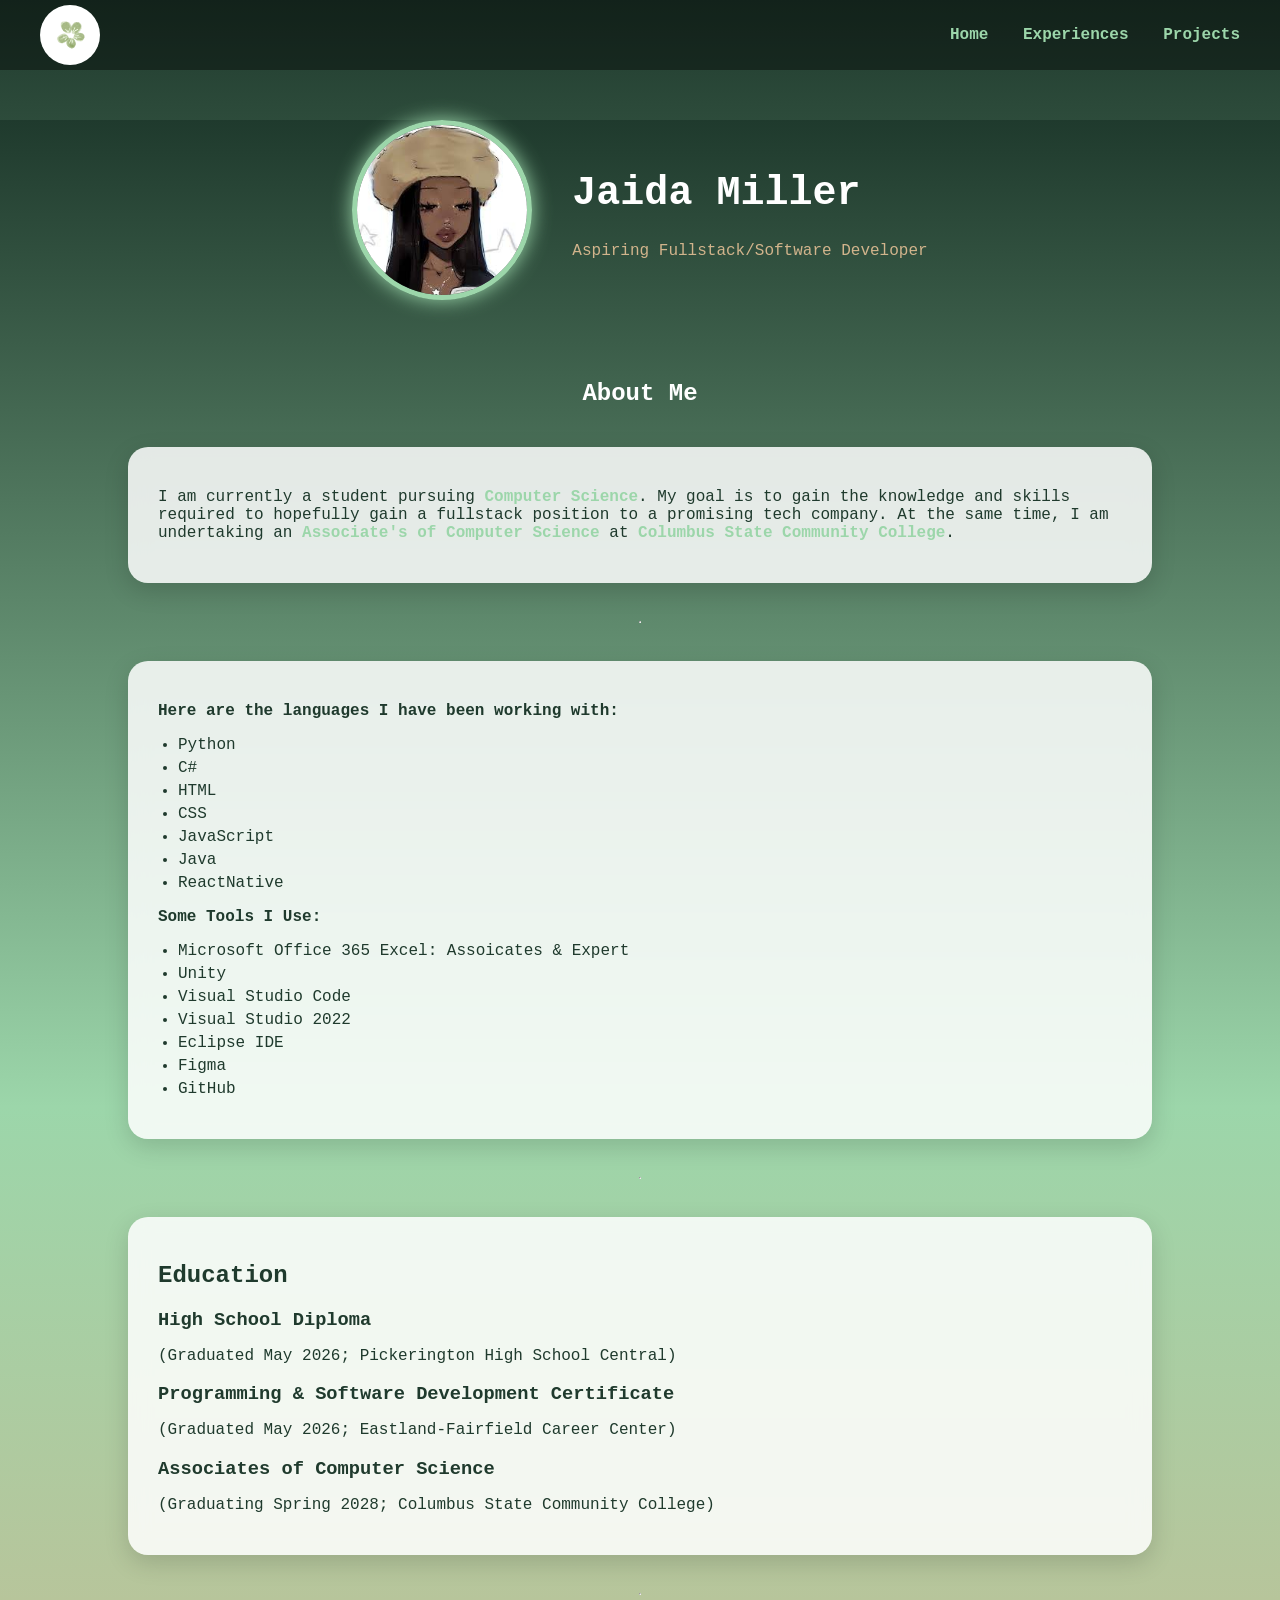
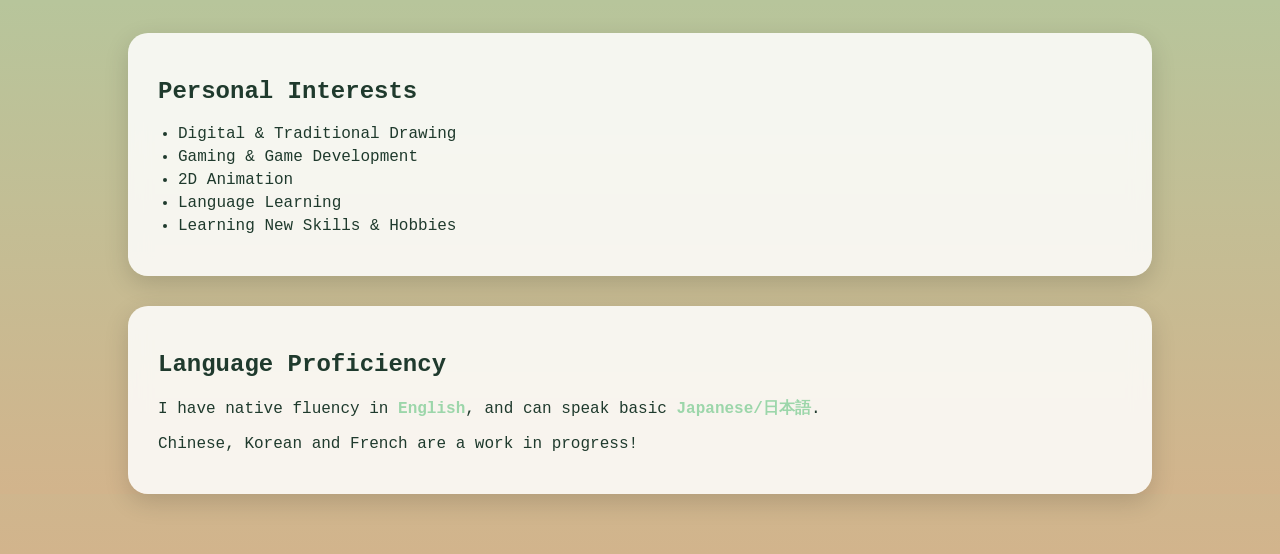
<file: HTML/about.html>
<!DOCTYPE html>
<html lang="en">
<head>
    <meta charset="UTF-8">
    <link rel="icon" href="/res/greenstar.png" />
    <meta name="viewport" content="width=device-width, initial-scale=1.0">
    <title>【About Me】</title>


    <link rel="stylesheet" href="/CSS/about.css">

</head>
<body>

    <div class="About_Container">



       <nav>
            <div class="logo-container">
                <div class="logo-icon">
                <img src="/res/Adobe Express - file (2).png" alt="Logo Flower">
                </div>
                <div class="logo-menu">
                <button class="logo-menu-btn btn2" onclick="window.location.href='/HTML/commissions.html'">
                    Commissions
                </button>
                <button class="logo-menu-btn btn2" onclick="window.location.href='/HTML/services.html'">
                    Services
                </button>
                <!-- <button class="logo-menu-btn btn3">Testimonys</button> -->
                </div>
            </div>

            <div class="nav-links">
                <a href="/index.html">Home</a>
                <a href="/HTML/experience.html">Experiences</a>
                <a href="/HTML/projects.html">Projects</a>
            </div>
        </nav>

        <div class="AboutHero">
            <img src="/res/ProfilePlaceholder.jpg" class="profile-img">
            <div class="hero-text">
                 <h1>Jaida Miller</h1>
                 <p>Aspiring Fullstack/Software Developer</p>
            </div>
           
        </div>
        
        <div class="AboutMe_Content">

            <h2 class="section-title">About Me</h2>

            <div class="About_Card">
                <p>I am currently a student pursuing <span>Computer Science</span>. 
                My goal is to gain the knowledge and skills required to hopefully gain a fullstack position to a promising tech company. 
                At the same time, I am undertaking an <span>Associate's of Computer Science</span>
                at <span>Columbus State Community College</span>.
                </p>
            </div>

            <hr>

            <div class="About_Card">
                <p><strong>Here are the languages I have been working with: </strong></p>

                <ul>
                    <li>Python</li>
                    <li>C#</li>
                    <li>HTML</li>
                    <li>CSS</li>
                    <li>JavaScript</li>
                    <li>Java</li>
                    <li>ReactNative</li>
                </ul>

                <p><strong>Some Tools I Use:</strong></p>

                <ul>
                    <li>Microsoft Office 365 Excel: Assoicates & Expert</li>
                    <li>Unity</li>
                    <li>Visual Studio Code</li>
                    <li>Visual Studio 2022</li>
                    <li>Eclipse IDE</li>
                    <li>Figma</li>
                    <li>GitHub</li>
                </ul>
            </div>

            <hr>

            <div class="About_Card">
                <h2>Education</h2>

                <h3>High School Diploma</h3>
                <p>(Graduated May 2026; Pickerington High School Central)</p>

                <h3>Programming & Software Development Certificate</h3>
                <p>(Graduated May 2026; Eastland-Fairfield Career Center)</p>

                <h3>Associates of Computer Science</h3>
                <p>(Graduating Spring 2028; Columbus State Community College)</p>
            </div>
            
            <hr>

            <div class="About_Card">
                <h2>Personal Interests</h2>
                <ul>
                    <li>Digital & Traditional Drawing</li>
                    <li>Gaming & Game Development</li>
                    <li>2D Animation</li>
                    <li>Language Learning</li>
                    <li>Learning New Skills & Hobbies</li>
                </ul>
            </div>

            <div class="About_Card">
                <h2>Language Proficiency</h2>
                <p>I have native fluency in <span>English</span>, and can speak basic <span>Japanese/日本語</span>.</p>
                <p>Chinese, Korean and French are a work in progress!</p>
            </div>


        </div>

    </div>





    <script src="/JS/index.js"></script>
</body>
</html>
</file>
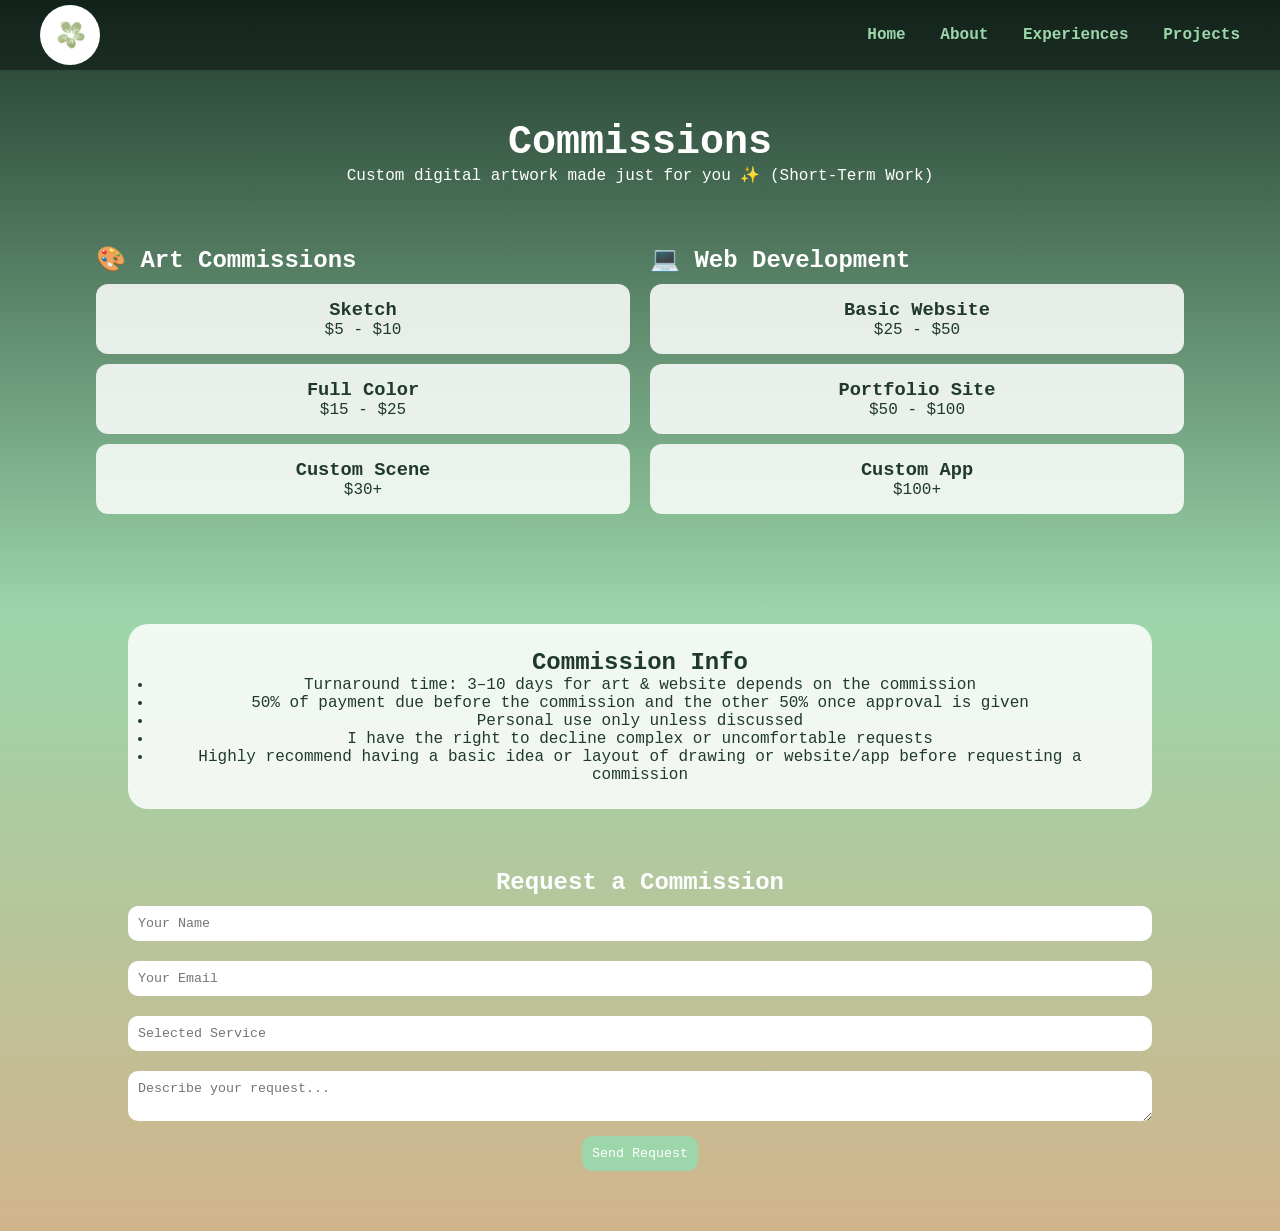
<file: HTML/commissions.html>
<!DOCTYPE html>
<html lang="en">
<head>
    <meta charset="UTF-8">
    <link rel="icon" href="/res/greenstar.png" />
    <meta name="viewport" content="width=device-width, initial-scale=1.0">
    <title>Commissions</title>

    <link rel="stylesheet" href="/CSS/commissions.css">
    <link rel="stylesheet" href="/CSS/styles.css">
</head>

<body>

<!-- NAV -->
<nav>
    <div class="logo-container">
        <div class="logo-icon">
            <img src="/res/Adobe Express - file (2).png" alt="Logo">
        </div>

        <div class="logo-menu">
                <button class="logo-menu-btn btn2" onclick="window.location.href='/HTML/commissions.html'">
                    Commissions
                </button>
                <button class="logo-menu-btn btn2" onclick="window.location.href='/HTML/services.html'">
                    Services
                </button>
            <!-- <button class="logo-menu-btn btn3">Testimonys</button> -->
        </div>
    </div>

    <div class="nav-links">
        <a href="/index.html">Home</a>
        <a href="/HTML/about.html">About</a>
        <a href="/HTML/experience.html">Experiences</a>
        <a href="/HTML/projects.html">Projects</a>
    </div>
</nav>

<!-- HERO -->
<section class="commission-hero">
    <h1>Commissions</h1>
    <p>Custom digital artwork made just for you ✨  (Short-Term Work)</p>
</section>

<!-- <section class="gallery">
    <h2>My Work</h2>

    <div class="gallery-grid">
        <div class="gallery-item">Artwork 1</div>
        <div class="gallery-item">Artwork 2</div>
        <div class="gallery-item">Website 1</div>
    </div>
</section> -->

<!-- PRICING -->
<section class="pricing-container">

    <!-- ART -->
    <div class="service-block">
        <h2>🎨 Art Commissions</h2>

        <div class="price-card" onclick="selectService('Art - Sketch')">
            <h3>Sketch</h3>
            <p>$5 - $10</p>
        </div>

        <div class="price-card" onclick="selectService('Art - Full Color')">
            <h3>Full Color</h3>
            <p>$15 - $25</p>
        </div>

        <div class="price-card" onclick="selectService('Art - Custom Scene')">
            <h3>Custom Scene</h3>
            <p>$30+</p>
        </div>
    </div>

    <!-- WEB DEV -->
    <div class="service-block">
        <h2>💻 Web Development</h2>

        <div class="price-card" onclick="selectService('Web - Basic Site')">
            <h3>Basic Website</h3>
            <p>$25 - $50</p>
        </div>

        <div class="price-card" onclick="selectService('Web - Portfolio Site')">
            <h3>Portfolio Site</h3>
            <p>$50 - $100</p>
        </div>

        <div class="price-card" onclick="selectService('Web - Custom App')">
            <h3>Custom App</h3>
            <p>$100+</p>
        </div>
    </div>

</section>

<!-- RULES -->
<section class="rules">
    <h2>Commission Info</h2>
    <ul>
        <li>Turnaround time: 3–10 days for art & website depends on the commission</li>
        <li>50% of payment due before the commission and the other 50% once approval is given</li>
        <li>Personal use only unless discussed</li>
        <li>I have the right to decline complex or uncomfortable requests</li>
        <li>Highly recommend having a basic idea or layout of drawing or website/app before requesting a commission</li>
    </ul>
</section>

<!-- CTA -->
<section class="request-form">
    <h2>Request a Commission</h2>

    <form id="commissionForm">

        <input type="text" id="name" placeholder="Your Name" required>
        <input type="email" id="email" placeholder="Your Email" required>

        <input type="text" id="service" placeholder="Selected Service" readonly>

        <textarea id="details" placeholder="Describe your request..." required></textarea>

        <button type="submit">Send Request</button>
    </form>
</section>

<script src="/JS/index.js"></script>

</body>
</html>
</file>
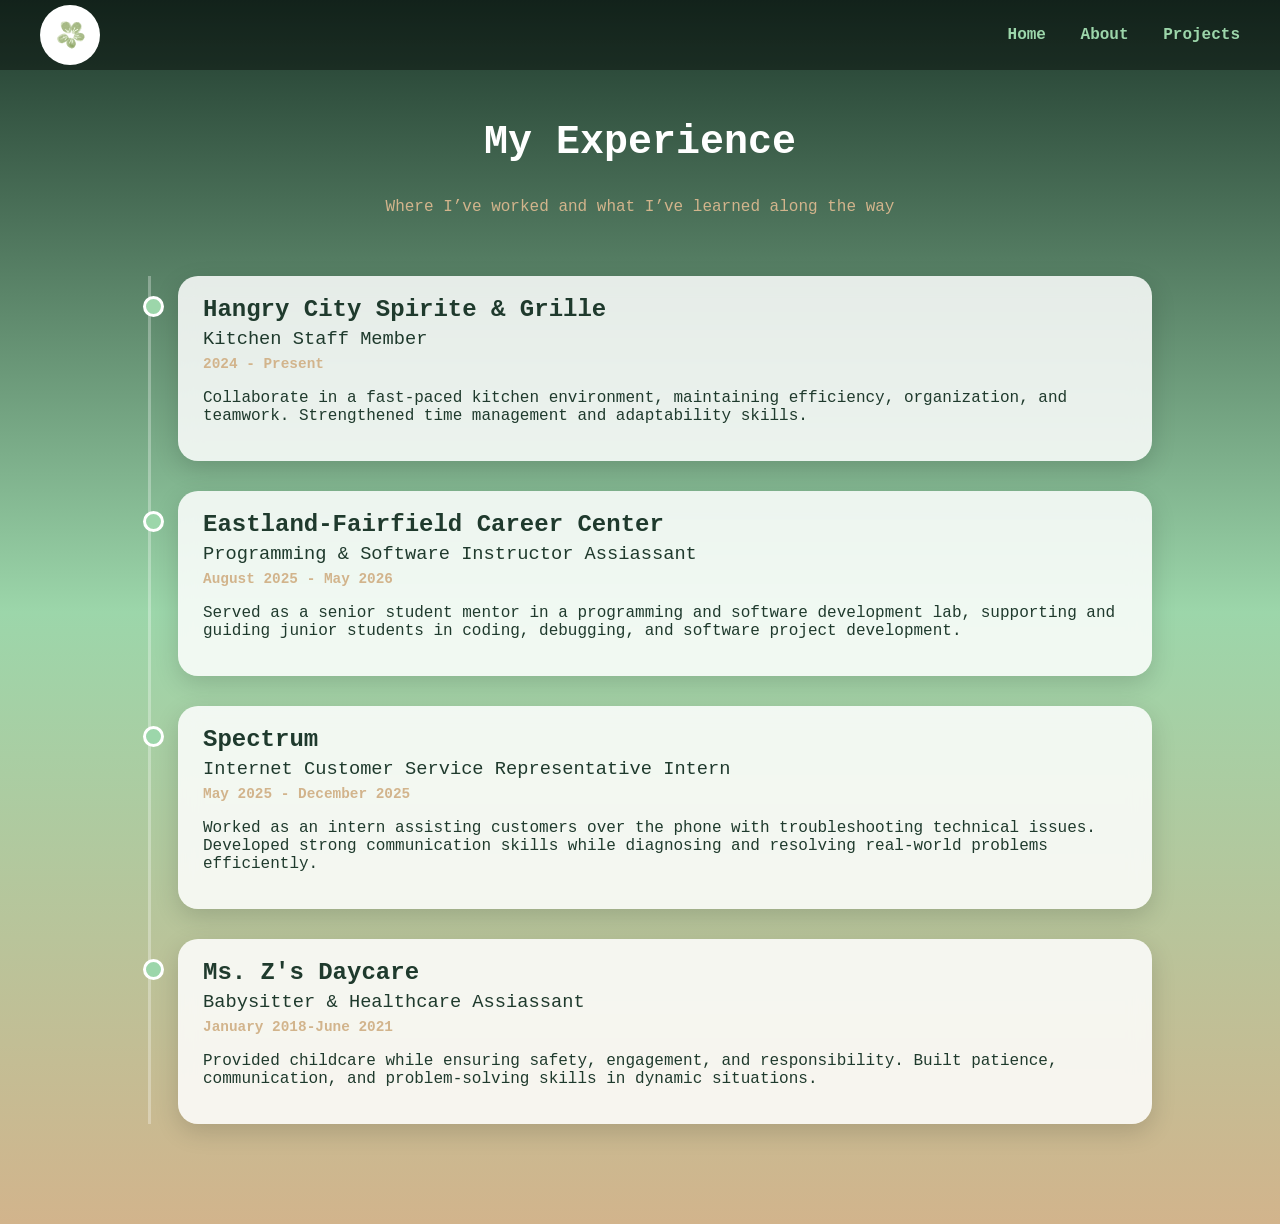
<file: HTML/experience.html>
<!DOCTYPE html>
<html lang="en">
<head>
    <meta charset="UTF-8">
    <link rel="icon" href="/res/greenstar.png" />
    <meta name="viewport" content="width=device-width, initial-scale=1.0">
    <title>【Experience】</title>

    <link rel="stylesheet" href="/CSS/experience.css">
</head>
<body>

    <div class="Experience_Container">
        <!-- NAV (reuse yours exactly) -->
    <nav>
        <div class="logo-container">
            <div class="logo-icon">
            <img src="/res/Adobe Express - file (2).png" alt="Logo Flower">
            </div>
            <div class="logo-menu">
                <button class="logo-menu-btn btn2" onclick="window.location.href='/HTML/commissions.html'">
                    Commissions
                </button>
                <button class="logo-menu-btn btn2" onclick="window.location.href='/HTML/services.html'">
                    Services
                </button>
            <!-- <button class="logo-menu-btn btn3">Testimonys</button> -->
            </div>
        </div>

        <div class="nav-links">
            <a href="/index.html">Home</a>
            <a href="/HTML/about.html">About</a>
            <a href="/HTML/projects.html">Projects</a>
        </div>
    </nav>

    <!-- HERO -->
    <section class="exp-hero">
        <h1>My Experience</h1>
        <p>Where I’ve worked and what I’ve learned along the way</p>
    </section>

    <!-- TIMELINE -->
    <section class="timeline">

        <!-- Kitchen Job -->
        <div class="exp-card">
            <h2>Hangry City Spirite & Grille</h2>
            <h3>Kitchen Staff Member</h3>
            <span class="date">2024 - Present</span>
            <p>
                Collaborate in a fast-paced kitchen environment, maintaining efficiency, 
                organization, and teamwork. Strengthened time management and adaptability skills.
            </p>
        </div>

        <!-- Teacher Assiassant -->
        <div class="exp-card">
            <h2>Eastland-Fairfield Career Center</h2>
            <h3>Programming & Software Instructor Assiassant</h3>
            <span class="date">August 2025 - May 2026</span>
            <p>
                Served as a senior student mentor in a programming and software development lab, 
                supporting and guiding junior students in coding, debugging, and software project development.
            </p>
        </div>

        <!-- Spectrum -->
        <div class="exp-card">
            <h2>Spectrum</h2>
            <h3>Internet Customer Service Representative Intern</h3>
            <span class="date">May 2025 - December 2025</span>
            <p>
                Worked as an intern assisting customers over the phone with troubleshooting 
                technical issues. Developed strong communication skills while diagnosing and 
                resolving real-world problems efficiently.
            </p>
        </div>


        <!-- Babysitting -->
        <div class="exp-card">
            <h2>Ms. Z's Daycare</h2>
            <h3>Babysitter & Healthcare Assiassant</h3>
            <span class="date">January 2018-June 2021</span>
            <p>
                Provided childcare while ensuring safety, engagement, and responsibility. 
                Built patience, communication, and problem-solving skills in dynamic situations.
            </p>
        </div>

    </section>
    </div>
    
     <script src="/JS/index.js"></script>
</body>
</html>
</file>
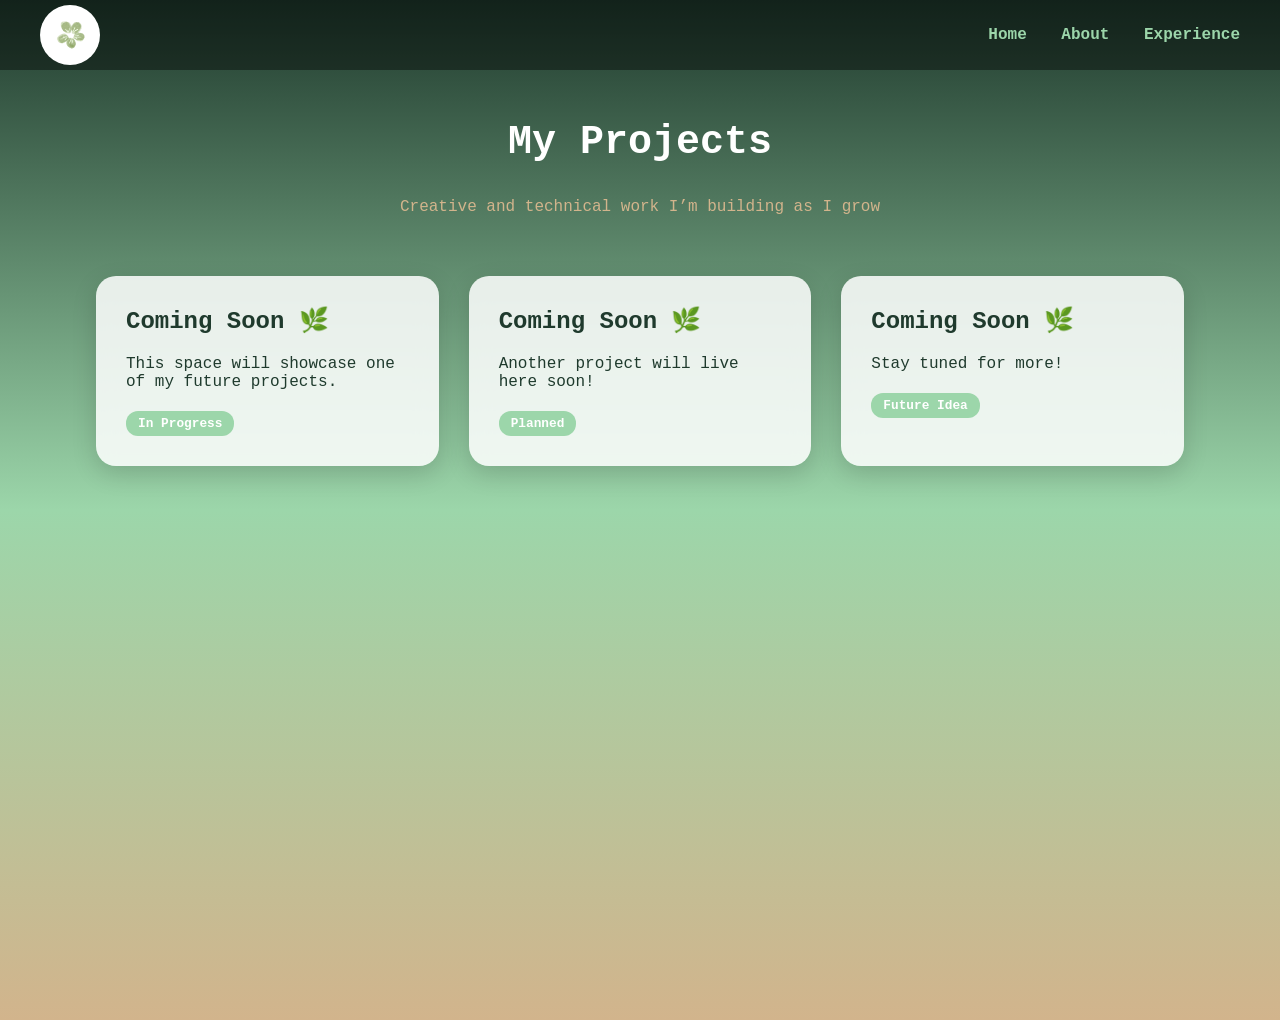
<file: HTML/projects.html>
<!DOCTYPE html>
<html lang="en">
<head>
    <meta charset="UTF-8">
    <link rel="icon" href="/res/greenstar.png" />
    <meta name="viewport" content="width=device-width, initial-scale=1.0">
    <title>Projects</title>

    <link rel="stylesheet" href="/CSS/projects.css">
</head>
<body>

    <!-- NAV -->
    <nav>
        <div class="logo-container">
            <div class="logo-icon">
            <img src="/res/Adobe Express - file (2).png" alt="Logo Flower">
            </div>
            <div class="logo-menu">
                <button class="logo-menu-btn btn2" onclick="window.location.href='/HTML/commissions.html'">
                    Commissions
                </button>
                <button class="logo-menu-btn btn2" onclick="window.location.href='/HTML/services.html'">
                    Services
                </button>
            <!-- <button class="logo-menu-btn btn3">Testimonys</button> -->
            </div>
        </div>

        <div class="nav-links">
            <a href="/index.html">Home</a>
            <a href="/HTML/about.html">About</a>
            <a href="/HTML/experience.html">Experience</a>
        </div>
    </nav>

    <!-- HERO -->
    <section class="projects-hero">
        <h1>My Projects</h1>
        <p>Creative and technical work I’m building as I grow</p>
    </section>

    <!-- PROJECT GRID -->
    <section class="projects-container">

        <!-- Placeholder Project -->
        <div class="project-card">
            <div class="project-content">
                <h2>Coming Soon 🌿</h2>
                <p>This space will showcase one of my future projects.</p>
                <span class="tag">In Progress</span>
            </div>
        </div>

        <div class="project-card">
            <div class="project-content">
                <h2>Coming Soon 🌿</h2>
                <p>Another project will live here soon!</p>
                <span class="tag">Planned</span>
            </div>
        </div>

        <div class="project-card">
            <div class="project-content">
                <h2>Coming Soon 🌿</h2>
                <p>Stay tuned for more!</p>
                <span class="tag">Future Idea</span>
            </div>
        </div>

    </section>


         <script src="/JS/index.js"></script>
</body>
</html>
</file>
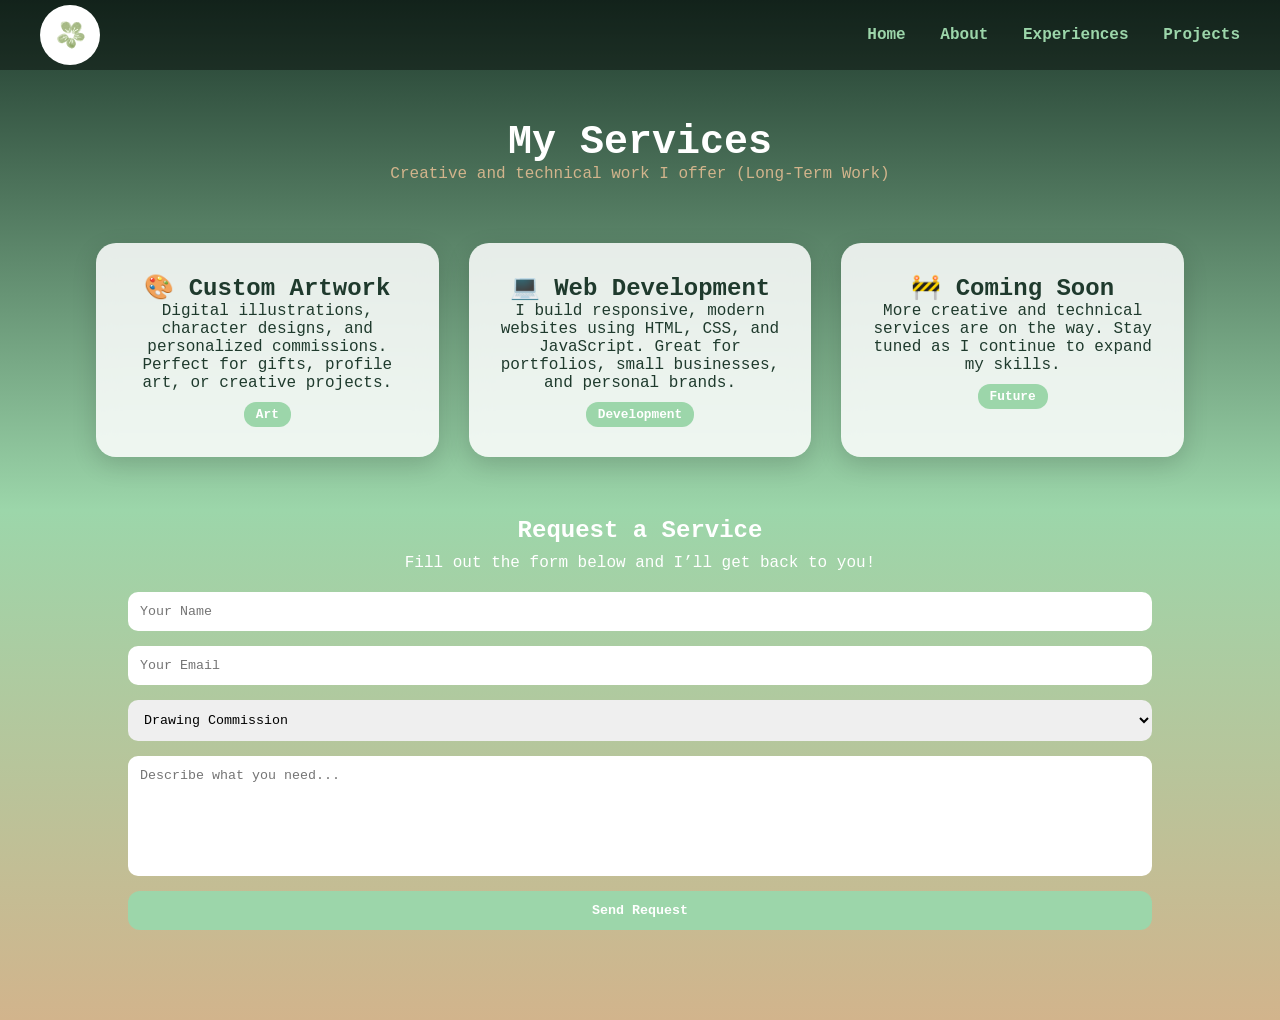
<file: HTML/services.html>
<!DOCTYPE html>
<html lang="en">
<head>
    <meta charset="UTF-8">
    <link rel="icon" href="/res/greenstar.png" />
    <meta name="viewport" content="width=device-width, initial-scale=1.0">
    <title>Services</title>

    <link rel="stylesheet" href="/CSS/services.css">
    <link rel="stylesheet" href="/CSS/styles.css">
</head>
<body>

    <!-- NAV (reuse exactly like others) -->
    <nav>
        <div class="logo-container">
            <div class="logo-icon">
                <img src="/res/Adobe Express - file (2).png">
            </div>
            <div class="logo-menu">
                <button class="logo-menu-btn btn2" onclick="window.location.href='/HTML/commissions.html'">
                    Commissions
                </button>
                <button class="logo-menu-btn btn2" onclick="window.location.href='/HTML/services.html'">
                    Services
                </button>
                <!-- <button class="logo-menu-btn btn3">Testimonys</button> -->
            </div>
        </div>

        <div class="nav-links">
            <a href="/index.html">Home</a>
            <a href="/HTML/about.html">About</a>
            <a href="/HTML/experience.html">Experiences</a>
            <a href="/HTML/projects.html">Projects</a>
        </div>
    </nav>

    <!-- HERO -->
    <section class="services-hero">
        <h1>My Services</h1>
        <p>Creative and technical work I offer (Long-Term Work)</p>
    </section>

    <!-- SERVICES GRID -->
    <section class="services-container">

        <!-- Drawing -->
        <div class="service-card">
            <h2>🎨 Custom Artwork</h2>
            <p>
                Digital illustrations, character designs, and personalized commissions.
                Perfect for gifts, profile art, or creative projects.
            </p>
            <span class="tag">Art</span>
        </div>

        <!-- Web Dev -->
        <div class="service-card">
            <h2>💻 Web Development</h2>
            <p>
                I build responsive, modern websites using HTML, CSS, and JavaScript.
                Great for portfolios, small businesses, and personal brands.
            </p>
            <span class="tag">Development</span>
        </div>

        <!-- Coming Soon -->
        <div class="service-card">
            <h2>🚧 Coming Soon</h2>
            <p>
                More creative and technical services are on the way.
                Stay tuned as I continue to expand my skills.
            </p>
            <span class="tag">Future</span>
        </div>

    </section>

    <section class="contact-section">
    <h2>Request a Service</h2>
    <p>Fill out the form below and I’ll get back to you!</p>

    <form id="serviceForm">
        <input type="text" id="name" placeholder="Your Name" required>
        <input type="email" id="email" placeholder="Your Email" required>

        <select id="service">
            <option value="Drawing Commission">Drawing Commission</option>
            <option value="Web Development">Web Development</option>
            <option value="Other...">Other...</option>
        </select>

        <textarea id="details" placeholder="Describe what you need..." required></textarea>

        <button type="submit">Send Request</button>
    </form>
</section>

    <script src="/JS/index.js"></script>
</body>
</html>
</file>
<file: CSS/about.css>
* {
    box-sizing: border-box;
}
nav {
    position: fixed;
    top: 0;
    width: 100%;
    height: 70px;
    display: flex;
    align-items: center;
    justify-content: space-between;
    padding: 0 40px;
    background-color: rgba(0,0,0,0.4);
    z-index: 50;
}

/* Logo container on left */
.logo-container {
    position: relative;
    display: flex;
    align-items: center;
    cursor: pointer;
}

/* Logo icon circle */
.logo-icon {
    width: 60px;
    height: 60px;
    background-color: #fff;
    border-radius: 50%;
    position: relative;
    transition: transform 0.3s ease;
}

/* Float effect on hover */
.logo-container:hover .logo-icon {
    animation: floatLogo 1s ease-in-out infinite alternate;
}

@keyframes floatLogo {
    0% { transform: translateY(0); }
    100% { transform: translateY(-8px); }
}

/* Flower image centered in logo */
.logo-icon img {
    width: 100%;
    height: 100%;
    object-fit: contain;
    position: absolute;
    top: 50%;
    left: 50%;
    transform: translate(-50%, -50%);
    pointer-events: none;
}

/* Dropdown menu buttons */
.logo-menu {
    position: absolute;
    top: 80px; /* below the logo */
    left: 0;
    display: flex;
    flex-direction: column;
    gap: 10px;
    opacity: 0;
    pointer-events: none;
    transition: all 0.4s ease;
}

.logo-menu.active {
    opacity: 1;
    pointer-events: auto;
}

.logo-menu-btn {
    background-color: #9cd6aa;
    color: #fff;
    padding: 8px 20px;
    border-radius: 12px;
    font-weight: bold;
    border: none;
    box-shadow: 0 4px 10px rgba(0,0,0,0.2);
    transition: all 0.3s ease;
}

.logo-menu-btn:hover {
    background-color: #fff;
    color: #9cd6aa;
}

/* Other nav links on right */
.nav-links a {
    color: #9cd6aa;
    text-decoration: none;
    margin-left: 25px;
    font-weight: bold;
    transition: all 0.3s ease;
}

.nav-links a:hover {
    color: #d2b48c;
    transform: scale(1.05);
}
.About_Container{
    position: relative;
    width: 100%;
    height: 100%;
    background: linear-gradient(to bottom, #1f3a2d, #9cd6aa, #d2b48c);
    
}

body {
    margin: 0;
    font-family:'Courier New', Courier, monospace;
    background: linear-gradient(to bottom, #1f3a2d, #9cd6aa, #d2b48c);
    color: #1f3a2d;
}

/* HERO SECTION */
.AboutHero {
    margin-top: 120px;
    display: flex;
    align-items: center;
    justify-content: center;
    gap: 40px;
    text-align: left;
}

.profile-img {
    width: 180px;
    height: 180px;
    border-radius: 50%;
    border: 4px solid #fff;
    object-fit: cover;
    box-shadow: 0 10px 25px rgba(0,0,0,0.2);
    animation: popUp 0.7s ease-out;
    box-shadow: 0 0 20px #9cd6aa;
    border: 5px solid #9cd6aa;
}

.profile-img:hover{
    border-color: #fff;
    box-shadow: 0 0 25px #fffaa0;
    transition: all 0.3s ease;
}

/* Pop-up animation */
@keyframes popUp {
    0% { transform: scale(0.5); opacity: 0; }
    70% { transform: scale(1.1); opacity: 1; }
    100% { transform: scale(1); }
}

.hero-text h1 {
    font-size: 2.5rem;
    color: #fff;
}

.hero-text p {
    color: #d2b48c;
    font-weight: 500;
}

/* CONTENT WRAPPER */
.AboutMe_Content {
    width: 80%;
    margin: 60px auto;
    display: flex;
    flex-direction: column;
    gap: 30px;
}

/* CARDS */
.About_Card {
    background: rgba(255, 255, 255, 0.85);
    padding: 25px 30px;
    border-radius: 20px;
    backdrop-filter: blur(10px);
    box-shadow: 0 8px 25px rgba(0,0,0,0.15);
    transition: transform 0.3s ease;
}

.About_Card:hover {
    transform: translateY(-5px);
}

/* SECTION TITLES */
.section-title {
    text-align: center;
    color: #fff;
    margin-bottom: 10px;
}

/* TEXT STYLING */
.About_Card span {
    color: #9cd6aa;
    font-weight: bold;
}

/* LISTS */
.About_Card ul {
    padding-left: 20px;
}

.About_Card li {
    margin-bottom: 5px;
}

/* EDUCATION HEADINGS */
.About_Card h3 {
    margin-bottom: 5px;
    color: #1f3a2d;
}
</file>
<file: CSS/commissions.css>
body {
    margin: 0;
    font-family: 'Courier New', monospace;
    background: linear-gradient(to bottom, #1f3a2d, #9cd6aa, #d2b48c);
    color: white;
}

/* HERO */
.commission-hero {
    margin-top: 120px;
    text-align: center;
}

.commission-hero h1 {
    font-size: 2.5rem;
}

/* PRICING */
.pricing-container {
    width: 85%;
    margin: 60px auto;
    display: grid;
    grid-template-columns: repeat(auto-fit, minmax(250px, 1fr));
    gap: 20px;
}

.price-card {
    background: rgba(255,255,255,0.85);
    color: #1f3a2d;
    padding: 25px;
    border-radius: 20px;
    text-align: center;
    transition: 0.3s;
}

.price-card:hover {
    transform: translateY(-5px);
    box-shadow: 0 0 20px #9cd6aa;
}

.price {
    font-size: 1.5rem;
    font-weight: bold;
    color: #1f3a2d;
}

/* RULES */
.rules {
    width: 80%;
    margin: 40px auto;
    background: rgba(255,255,255,0.85);
    padding: 25px;
    border-radius: 20px;
    color: #1f3a2d;
    text-align: center;
}

/* CTA */
.commission-cta {
    text-align: center;
    margin: 60px 0;
}

.cta-button {
    display: inline-block;
    padding: 12px 20px;
    background: #9cd6aa;
    color: white;
    border-radius: 12px;
    text-decoration: none;
    margin-top: 10px;
    transition: 0.3s;
}

.cta-button:hover {
    background: white;
    color: #9cd6aa;
}

.service-block {
    margin-bottom: 40px;
}

.price-card {
    background: rgba(255,255,255,0.85);
    padding: 15px;
    margin: 10px 0;
    border-radius: 12px;
    cursor: pointer;
    transition: 0.3s;
}

.price-card:hover {
    transform: scale(1.03);
    box-shadow: 0 0 15px #9cd6aa;
}

.request-form {
    width: 80%;
    margin: 60px auto;
    text-align: center;
}

#commissionForm input,
#commissionForm textarea {
    width: 100%;
    margin: 10px 0;
    padding: 10px;
    border-radius: 10px;
    border: none;
}

#commissionForm button {
    background: #9cd6aa;
    padding: 10px;
    border: none;
    border-radius: 10px;
    color: white;
    cursor: pointer;
}

.gallery-grid {
    display: grid;
    grid-template-columns: repeat(auto-fit, minmax(150px, 1fr));
    gap: 10px;
}
</file>
<file: CSS/styles.css>
*{
    padding: 0;
    margin: 0;
    box-sizing: border-box;
    font-family:'Courier New', Courier, monospace;
}

/* Main Container with gradient background */
.Main_Container{
    position: relative;
    width: 100%;
    height: 100vh;
    background: linear-gradient(to bottom, #1f3a2d, #9cd6aa, #d2b48c);
    overflow: hidden; /* so leaves don’t overflow horizontally */
}

/* Nav Bar */
nav {
    position: fixed;
    top: 0;
    width: 100%;
    height: 70px;
    display: flex;
    align-items: center;
    justify-content: space-between;
    padding: 0 40px;
    background-color: rgba(0,0,0,0.4);
    z-index: 50;
}

/* Logo container on left */
.logo-container {
    position: relative;
    display: flex;
    align-items: center;
    cursor: pointer;
}

/* Logo icon circle */
.logo-icon {
    width: 60px;
    height: 60px;
    background-color: #fff;
    border-radius: 50%;
    position: relative;
    transition: transform 0.3s ease;
}

/* Float effect on hover */
.logo-container:hover .logo-icon {
    animation: floatLogo 1s ease-in-out infinite alternate;
}

@keyframes floatLogo {
    0% { transform: translateY(0); }
    100% { transform: translateY(-8px); }
}

/* Flower image centered in logo */
.logo-icon img {
    width: 100%;
    height: 100%;
    object-fit: contain;
    position: absolute;
    top: 50%;
    left: 50%;
    transform: translate(-50%, -50%);
    pointer-events: none;
}

/* Dropdown menu buttons */
.logo-menu {
    position: absolute;
    top: 80px; /* below the logo */
    left: 0;
    display: flex;
    flex-direction: column;
    gap: 10px;
    opacity: 0;
    pointer-events: none;
    transition: all 0.4s ease;
}

.logo-menu.active {
    opacity: 1;
    pointer-events: auto;
}

.logo-menu-btn {
    background-color: #9cd6aa;
    color: #fff;
    padding: 8px 20px;
    border-radius: 12px;
    font-weight: bold;
    border: none;
    box-shadow: 0 4px 10px rgba(0,0,0,0.2);
    transition: all 0.3s ease;
}

.logo-menu-btn:hover {
    background-color: #fff;
    color: #9cd6aa;
}

/* Other nav links on right */
.nav-links a {
    color: #9cd6aa;
    text-decoration: none;
    margin-left: 25px;
    font-weight: bold;
    transition: all 0.3s ease;
}

.nav-links a:hover {
    color: #d2b48c;
    transform: scale(1.05);
}
/* Intro Section */
.Intro{
    width: 100%;
    height: 100vh;
    display: flex;
    flex-direction: column;
    align-items: center;
    justify-content: center;
    position: relative;
    z-index: 10; /* above leaves */
    gap: 20px;
}

h1{
    color: #FFF;
    font-size: 60px;
}

span{
    color: #1f3a2d;
}

/* Profile Image */
.profile_container img{
    width: 180px;
    height: 180px;
    border-radius: 50%;
    object-fit: cover;

    position: absolute;
    top: 20%;
    left: 50%;
    transform: translateX(-50%);

    z-index: 20; /* above leaves */
    animation: popUp 0.7s ease-out;
    box-shadow: 0 0 20px #9cd6aa;
    border: 5px solid #9cd6aa;
}

.profile_container img:hover{
    border-color: #fff;
    box-shadow: 0 0 25px #fffaa0;
    transform: translateX(-50%) scale(1.05);
    transition: all 0.3s ease;
}

/* Pop-up animation */
@keyframes popUp {
    0% { transform: scale(0.5); opacity: 0; }
    70% { transform: scale(1.1); opacity: 1; }
    100% { transform: scale(1); }
}

/* Mail Button */
.Mail_Button{
    background-color: #9cd6aa;
    color: #fff;
    border-radius: 15px;
    padding: 15px 40px;
    font-size: 20px;
    border: 5px solid #9cd6aa;
    cursor: pointer;
    text-decoration: none;
    box-shadow: 0 0 20px #9cd6aa;
    transition: all 0.3s ease;
    z-index: 10; /* above leaves */
    animation: popUp 0.7s ease-out;
}

.Mail_Button:hover{
    background-color: #fff;
    color:#9cd6aa;
    transform: scale(1.05);
    box-shadow: 0 0 25px #9cd6aa;
}

@media screen and (max-width: 440px) {
        body{
        overflow-x:hidden;
    }

    /* NAVBAR */
    nav{
        position: fixed;
        top:0;
        width:100%;
        height:60px;

        display:flex;
        align-items:center;
        justify-content:space-between;

        padding:0 15px;
        background: rgba(0,0,0,0.5);
    }

    /* Hide links on small screens (we'll add menu later) */
    .nav-links{
        display:none;
    }

    /* INTRO SECTION */
    .Intro{
        min-height:100vh;
        padding:80px 20px 40px;

        display:flex;
        flex-direction:column;
        align-items:center;
        justify-content:center;
        text-align:center;
        gap:20px;

        background: linear-gradient(to bottom, #1f3a2d, #9cd6aa, #d2b48c);
    }

    /* PROFILE IMAGE */
    .profile_container img{
        width:140px;
        height:140px;
        border-radius:50%;
        object-fit:cover;

        box-shadow: 0 0 15px #9cd6aa;
        border:4px solid #9cd6aa;
    }

    /* TEXT */
    h1{
        font-size: clamp(26px, 7vw, 40px);
        color:#fff;
    }

    span{
        color:#1f3a2d;
    }

    /* BUTTON */
    .Mail_Button{
        padding:12px 25px;
        font-size:16px;

        background:#9cd6aa;
        color:#fff;

        border-radius:12px;
        text-decoration:none;
    }
}
</file>
<file: CSS/experience.css>
* {
    box-sizing: border-box;
}

body {
    margin: 0;
    min-height: 100vh;
    font-family: 'Courier New', monospace;
    background: linear-gradient(to bottom, #1f3a2d, #9cd6aa, #d2b48c);
    color: #1f3a2d;
}

.Experience_Container{
    padding-bottom: 40px;
}
/* NAV (same fix applied) */
nav {
    position: fixed;
    top: 0;
    width: 100%;
    height: 70px;
    display: flex;
    align-items: center;
    justify-content: space-between;
    padding: 0 40px;
    background-color: rgba(0,0,0,0.4);
    z-index: 50;
}

/* Logo container on left */
.logo-container {
    position: relative;
    display: flex;
    align-items: center;
    cursor: pointer;
}

/* Logo icon circle */
.logo-icon {
    width: 60px;
    height: 60px;
    background-color: #fff;
    border-radius: 50%;
    position: relative;
    transition: transform 0.3s ease;
}

/* Float effect on hover */
.logo-container:hover .logo-icon {
    animation: floatLogo 1s ease-in-out infinite alternate;
}

@keyframes floatLogo {
    0% { transform: translateY(0); }
    100% { transform: translateY(-8px); }
}

/* Flower image centered in logo */
.logo-icon img {
    width: 100%;
    height: 100%;
    object-fit: contain;
    position: absolute;
    top: 50%;
    left: 50%;
    transform: translate(-50%, -50%);
    pointer-events: none;
}

/* Dropdown menu buttons */
.logo-menu {
    position: absolute;
    top: 80px; /* below the logo */
    left: 0;
    display: flex;
    flex-direction: column;
    gap: 10px;
    opacity: 0;
    pointer-events: none;
    transition: all 0.4s ease;
}

.logo-menu.active {
    opacity: 1;
    pointer-events: auto;
}

.logo-menu-btn {
    background-color: #9cd6aa;
    color: #fff;
    padding: 8px 20px;
    border-radius: 12px;
    font-weight: bold;
    border: none;
    box-shadow: 0 4px 10px rgba(0,0,0,0.2);
    transition: all 0.3s ease;
}

.logo-menu-btn:hover {
    background-color: #fff;
    color: #9cd6aa;
}

/* Other nav links on right */
.nav-links a {
    color: #9cd6aa;
    text-decoration: none;
    margin-left: 25px;
    font-weight: bold;
    transition: all 0.3s ease;
}

.nav-links a:hover {
    color: #d2b48c;
    transform: scale(1.05);
}

/* HERO */
.exp-hero {
    margin-top: 120px;
    text-align: center;
    color: #fff;
}

.exp-hero h1 {
    font-size: 2.5rem;
}

.exp-hero p {
    color: #d2b48c;
}

/* TIMELINE */
.timeline {
    width: 80%;
    margin: 60px auto;
    display: flex;
    flex-direction: column;
    gap: 30px;
    position: relative;
}

/* vertical line */
.timeline::before {
    content: "";
    position: absolute;
    left: 20px;
    top: 0;
    width: 3px;
    height: 100%;
    background: #fff;
    opacity: 0.3;
}

/* CARDS */
.exp-card {
    position: relative;
    background: rgba(255, 255, 255, 0.85);
    padding: 20px 25px;
    border-radius: 20px;
    margin-left: 50px;
    backdrop-filter: blur(10px);
    box-shadow: 0 8px 25px rgba(0,0,0,0.15);
    transition: transform 0.3s ease;
    cursor: pointer;
}

.exp-card:hover {
    box-shadow: 0 10px 30px rgba(0,0,0,0.25);
}

.timeline::before {
    transition: all 0.3s ease;
}

.exp-card:hover ~ .timeline::before {
    background: #9cd6aa;
}

/* timeline dot */
.exp-card::before {
    content: "";
    position: absolute;
    left: -35px;
    top: 20px;
    width: 15px;
    height: 15px;
    background: #9cd6aa;
    border-radius: 50%;
    border: 3px solid #fff;
    transform: scale(0);
    animation: bubblePop 0.5s ease-out forwards;
}

.exp-card:hover::before {
    transform: scale(1.3);
    background: #fff;
    box-shadow: 0 0 15px #9cd6aa, 0 0 25px #9cd6aa;
}

@keyframes bubblePop {
    0% {
        transform: scale(0);
        opacity: 0;
    }
    70% {
        transform: scale(1.3);
        opacity: 1;
    }
    100% {
        transform: scale(1);
    }
}


.exp-card:nth-child(1)::before {
    animation-delay: 0.2s;
}

.exp-card:nth-child(2)::before {
    animation-delay: 0.4s;
}

.exp-card:nth-child(3)::before {
    animation-delay: 0.6s;
}

.exp-card {
    opacity: 0;
    transform: translateY(20px);
    animation: cardFade 0.6s ease forwards;
}

.exp-card:nth-child(1) { animation-delay: 0.2s; }
.exp-card:nth-child(2) { animation-delay: 0.4s; }
.exp-card:nth-child(3) { animation-delay: 0.6s; }

@keyframes cardFade {
    to {
        opacity: 1;
        transform: translateY(0);
    }
}
/* TEXT */
.exp-card h2 {
    margin: 0;
    color: #1f3a2d;
}

.exp-card h3 {
    margin: 5px 0;
    font-weight: normal;
}

.date {
    font-size: 0.9rem;
    color: #d2b48c;
    font-weight: bold;
}
</file>
<file: CSS/projects.css>
* {
    box-sizing: border-box;
}

body {
    margin: 0;
    min-height: 100vh;
    font-family: 'Courier New', monospace;
    background: linear-gradient(to bottom, #1f3a2d, #9cd6aa, #d2b48c);
    color: #1f3a2d;
}

/* NAV */
nav {
    position: fixed;
    top: 0;
    width: 100%;
    height: 70px;
    display: flex;
    align-items: center;
    justify-content: space-between;
    padding: 0 40px;
    background-color: rgba(0,0,0,0.4);
    z-index: 50;
}

/* Logo container on left */
.logo-container {
    position: relative;
    display: flex;
    align-items: center;
    cursor: pointer;
}

/* Logo icon circle */
.logo-icon {
    width: 60px;
    height: 60px;
    background-color: #fff;
    border-radius: 50%;
    position: relative;
    transition: transform 0.3s ease;
}

/* Float effect on hover */
.logo-container:hover .logo-icon {
    animation: floatLogo 1s ease-in-out infinite alternate;
}

@keyframes floatLogo {
    0% { transform: translateY(0); }
    100% { transform: translateY(-8px); }
}

/* Flower image centered in logo */
.logo-icon img {
    width: 100%;
    height: 100%;
    object-fit: contain;
    position: absolute;
    top: 50%;
    left: 50%;
    transform: translate(-50%, -50%);
    pointer-events: none;
}

/* Dropdown menu buttons */
.logo-menu {
    position: absolute;
    top: 80px; /* below the logo */
    left: 0;
    display: flex;
    flex-direction: column;
    gap: 10px;
    opacity: 0;
    pointer-events: none;
    transition: all 0.4s ease;
}

.logo-menu.active {
    opacity: 1;
    pointer-events: auto;
}

.logo-menu-btn {
    background-color: #9cd6aa;
    color: #fff;
    padding: 8px 20px;
    border-radius: 12px;
    font-weight: bold;
    border: none;
    box-shadow: 0 4px 10px rgba(0,0,0,0.2);
    transition: all 0.3s ease;
}

.logo-menu-btn:hover {
    background-color: #fff;
    color: #9cd6aa;
}

/* Other nav links on right */
.nav-links a {
    color: #9cd6aa;
    text-decoration: none;
    margin-left: 25px;
    font-weight: bold;
    transition: all 0.3s ease;
}

.nav-links a:hover {
    color: #d2b48c;
    transform: scale(1.05);
}


/* HERO */
.projects-hero {
    margin-top: 120px;
    text-align: center;
    color: #fff;
}

.projects-hero h1 {
    font-size: 2.5rem;
}

.projects-hero p {
    color: #d2b48c;
}

/* GRID */
.projects-container {
    width: 85%;
    margin: 60px auto 0 auto;
    display: grid;
    grid-template-columns: repeat(auto-fit, minmax(280px, 1fr));
    gap: 30px;
}

/* CARD */
.project-card {
    background: rgba(255, 255, 255, 0.85);
    border-radius: 20px;
    padding: 30px;
    backdrop-filter: blur(10px);
    box-shadow: 0 8px 25px rgba(0,0,0,0.15);
    transition: all 0.3s ease;
    position: relative;
    overflow: hidden;
}

/* Hover effect */
.project-card:hover {
    transform: translateY(-8px) scale(1.02);
    box-shadow: 0 12px 35px rgba(0,0,0,0.25);
}

/* Glow overlay effect */
.project-card::before {
    content: "";
    position: absolute;
    width: 200%;
    height: 200%;
    background: radial-gradient(circle, rgba(156,214,170,0.3) 0%, transparent 70%);
    top: -50%;
    left: -50%;
    opacity: 0;
    transition: opacity 0.4s ease;
}

.project-card:hover::before {
    opacity: 1;
}

/* TEXT */
.project-content h2 {
    margin-top: 0;
}

.project-content p {
    margin: 10px 0;
}

/* TAG */
.tag {
    display: inline-block;
    margin-top: 10px;
    padding: 5px 12px;
    border-radius: 12px;
    background: #9cd6aa;
    color: #fff;
    font-size: 0.8rem;
    font-weight: bold;
}
</file>
<file: CSS/services.css>
body {
    margin: 0;
    min-height: 100vh;
    font-family: 'Courier New', monospace;
    background: linear-gradient(to bottom, #1f3a2d, #9cd6aa, #d2b48c);
    color: #1f3a2d;
}

/* HERO */
.services-hero {
    margin-top: 120px;
    text-align: center;
    color: #fff;
}

.services-hero h1 {
    font-size: 2.5rem;
}

.services-hero p {
    color: #d2b48c;
}

/* GRID */
.services-container {
    width: 85%;
    margin: 60px auto;
    display: grid;
    grid-template-columns: repeat(auto-fit, minmax(280px, 1fr));
    gap: 30px;
}

/* CARD */
.service-card {
    background: rgba(255, 255, 255, 0.85);
    border-radius: 20px;
    padding: 30px;
    backdrop-filter: blur(10px);
    box-shadow: 0 8px 25px rgba(0,0,0,0.15);
    transition: all 0.3s ease;
    text-align: center;
}

.service-card:hover {
    transform: translateY(-8px) scale(1.02);
    box-shadow: 0 12px 35px rgba(0,0,0,0.25);
}

.tag {
    display: inline-block;
    margin-top: 10px;
    padding: 5px 12px;
    border-radius: 12px;
    background: #9cd6aa;
    color: #fff;
    font-size: 0.8rem;
    font-weight: bold;
}
.contact-section {
    width: 80%;
    margin: 60px auto;
    text-align: center;
    color: white;
}

.contact-section h2 {
    margin-bottom: 10px;
}

#serviceForm {
    display: flex;
    flex-direction: column;
    gap: 15px;
    margin-top: 20px;
}

#serviceForm input,
#serviceForm select,
#serviceForm textarea {
    padding: 12px;
    border-radius: 10px;
    border: none;
    font-family: 'Courier New', monospace;
}

#serviceForm textarea {
    min-height: 120px;
    resize: none;
}

#serviceForm button {
    background-color: #9cd6aa;
    color: white;
    padding: 12px;
    border-radius: 12px;
    border: none;
    font-weight: bold;
    cursor: pointer;
    transition: 0.3s;
}

#serviceForm button:hover {
    background-color: white;
    color: #9cd6aa;
}
</file>
